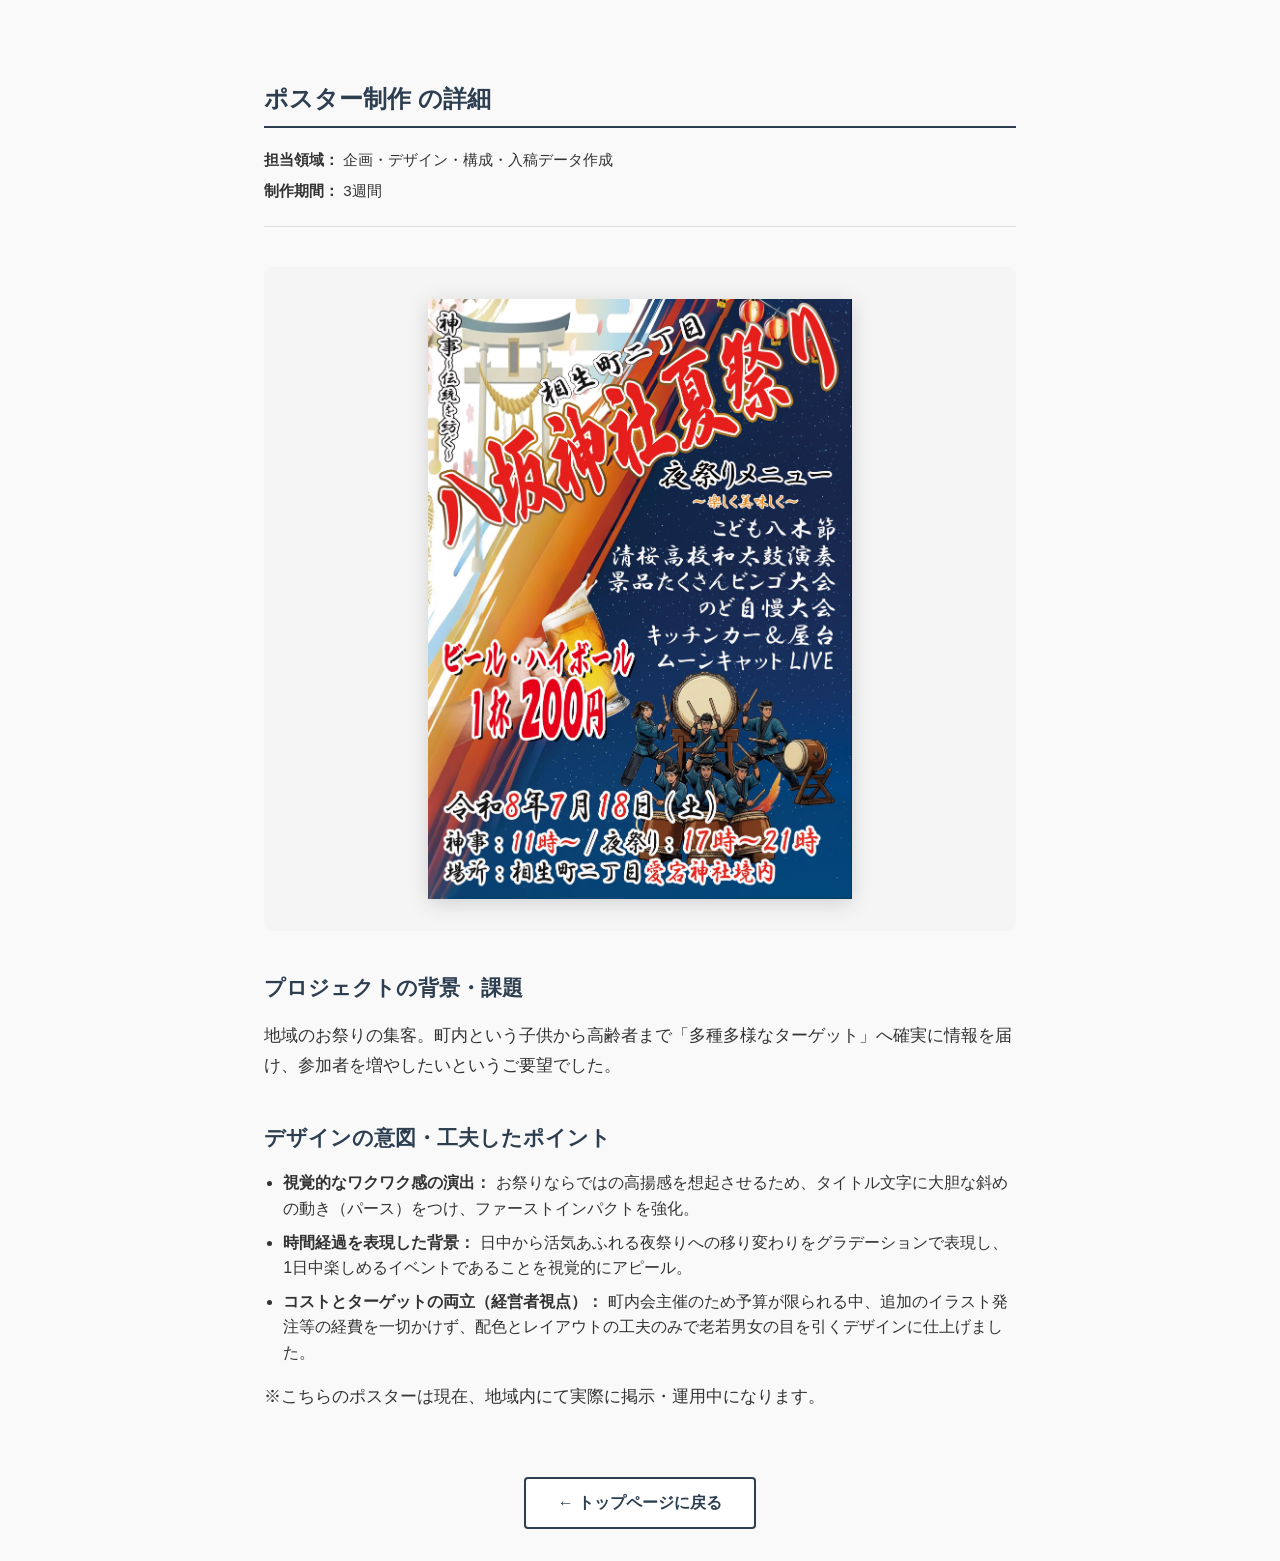
<file: work1.html>
<!DOCTYPE html>
<html lang="ja">
<head>
    <meta charset="UTF-8">
    <meta name="viewport" content="width=device-width, initial-scale=1.0">
    <title>ポスター制作の詳細 - ポートフォリオ</title>
    <link rel="stylesheet" href="style.css"> 
</head>
<body>

    <div class="container work-detail-container">
        <h2>ポスター制作 の詳細</h2>
        
        <div class="work-meta">
            <p><strong>担当領域：</strong> 企画・デザイン・構成・入稿データ作成</p>
            <p><strong>制作期間：</strong> 3週間</p>
        </div>
        
        <div class="work-detail-display">
            <img src="work1.jpg" alt="ポスター制作の実績拡大画像">
        </div>

        <div class="work-detail-body">
            <h3>プロジェクトの背景・課題</h3>
            <p>地域のお祭りの集客。町内という子供から高齢者まで「多種多様なターゲット」へ確実に情報を届け、参加者を増やしたいというご要望でした。</p>

            <h3>デザインの意図・工夫したポイント</h3>
            <!-- 箇条書きタグ（ul/li）に変更し、ロジカルに整理 -->
            <ul class="feature-list">
                <li><strong>視覚的なワクワク感の演出：</strong> お祭りならではの高揚感を想起させるため、タイトル文字に大胆な斜めの動き（パース）をつけ、ファーストインパクトを強化。</li>
                <li><strong>時間経過を表現した背景：</strong> 日中から活気あふれる夜祭りへの移り変わりをグラデーションで表現し、1日中楽しめるイベントであることを視覚的にアピール。</li>
                <li><strong>コストとターゲットの両立（経営者視点）：</strong> 町内会主催のため予算が限られる中、追加のイラスト発注等の経費を一切かけず、配色とレイアウトの工夫のみで老若男女の目を引くデザインに仕上げました。</li>
            </ul>

            <div class="work-status-note">
                <p>※こちらのポスターは現在、地域内にて実際に掲示・運用中になります。</p>
            </div>
        </div>

        <p class="back-to-top">
            <a href="index.html" class="btn-back">← トップページに戻る</a>
        </p>
    </div>

</body>
</html>
</file>
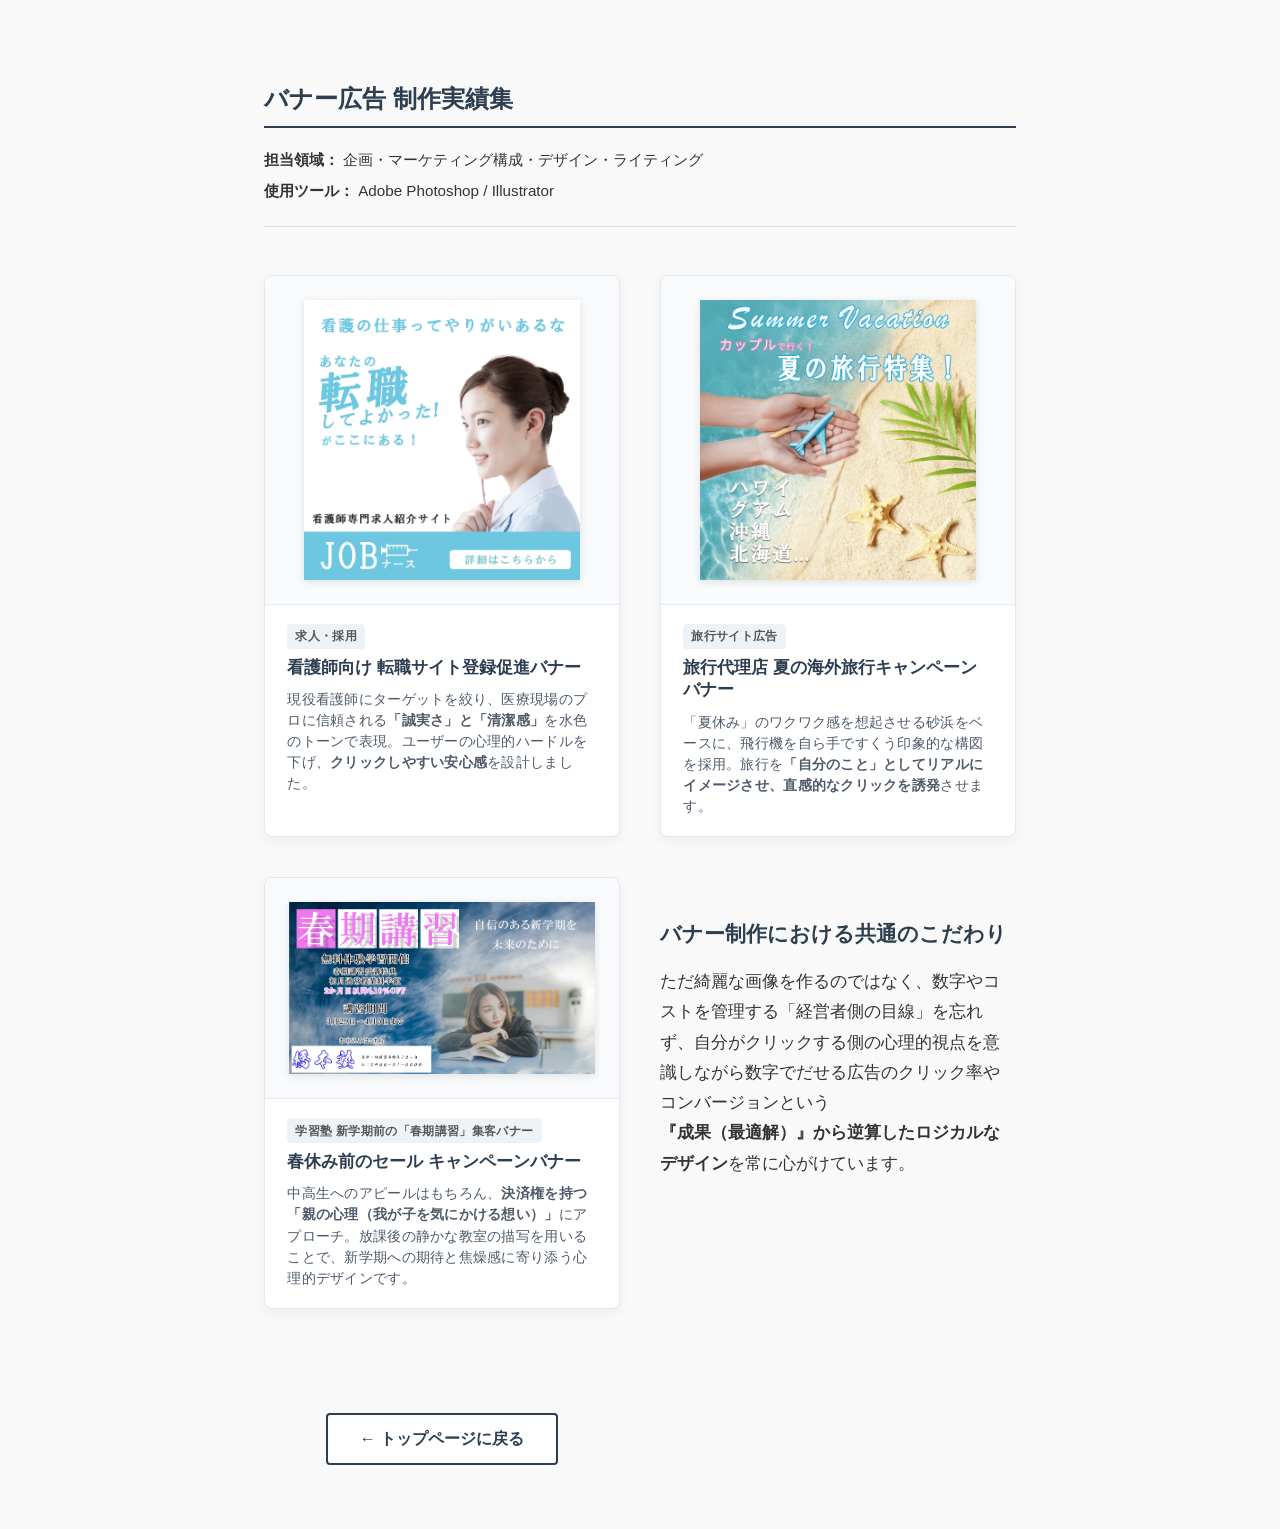
<file: work2.html>
<!DOCTYPE html>
<html lang="ja">
<head>
    <meta charset="UTF-8">
    <meta name="viewport" content="width=device-width, initial-scale=1.0">
    <title>バナー広告制作実績一覧 - ポートフォリオ</title>
    <link rel="stylesheet" href="style.css"> 
</head>
<body>

    <div class="container work-detail-container">
        <h2>バナー広告 制作実績集</h2>
        
        <div class="work-meta">
            <p><strong>担当領域：</strong> 企画・マーケティング構成・デザイン・ライティング</p>
            <p><strong>使用ツール：</strong> Adobe Photoshop / Illustrator</p>
        </div>
        
        <!-- 💡 完全に独立したバナーをカード形式で並べるグリッド -->
        <div class="work-card-gallery">
            
            <!-- 【1つ目のバナーカード】 -->
            <div class="work-card-item">
                <div class="work-detail-display">
                    <!-- どんな比率の横長・縦長バナーが来ても綺麗に収まります -->
                    <img src="nurse.png" alt="バナー広告1">
                </div>
                <div class="work-card-info">
                    <span class="work-card-tag">求人・採用</span>
                    <h4 class="work-card-title">看護師向け 転職サイト登録促進バナー</h4>
                    <p class="work-card-text">
                    現役看護師にターゲットを絞り、医療現場のプロに信頼される<strong>「誠実さ」と「清潔感」</strong>を水色のトーンで表現。ユーザーの心理的ハードルを下げ、<strong>クリックしやすい安心感</strong>を設計しました。
                    </p>
                </div>
            </div>

            <!-- 【2つ目のバナーカード】 -->
            <div class="work-card-item">
                <div class="work-detail-display">
                    <img src="summer.png" alt="バナー広告2">
                </div>
                <div class="work-card-info">
                    <span class="work-card-tag">旅行サイト広告</span>
                    <h4 class="work-card-title">旅行代理店 夏の海外旅行キャンペーンバナー</h4>
                    <p class="work-card-text">
                        「夏休み」のワクワク感を想起させる砂浜をベースに、飛行機を自ら手ですくう印象的な構図を採用。旅行を<strong>「自分のこと」としてリアルにイメージさせ、直感的なクリックを誘発</strong>させます。
                    </p>
                </div>
            </div>



            <!-- 【3つ目のバナーカード】 -->
            <div class="work-card-item">
                <div class="work-detail-display">
                    <img src="spring.png" alt="バナー広告3">
                </div>
                <div class="work-card-info">
                    <span class="work-card-tag">学習塾 新学期前の「春期講習」集客バナー</span>
                    <h4 class="work-card-title">春休み前のセール キャンペーンバナー</h4>
                    <p class="work-card-text">
                       中高生へのアピールはもちろん、<strong>決済権を持つ「親の心理（我が子を気にかける想い）」</strong>にアプローチ。放課後の静かな教室の描写を用いることで、新学期への期待と焦燥感に寄り添う心理的デザインです。
                    </p>
                </div>
            </div>    


            <!-- 💡 4つ目以降を増やしたい場合は、ここへ同様に「work-card-item」の塊をコピーして追加していけばOK -->



        <!-- ページ下部の共通テキストエリア -->
        <div class="work-detail-body">
            <h3>バナー制作における共通のこだわり</h3>
            <p>
                ただ綺麗な画像を作るのではなく、数字やコストを管理する「経営者側の目線」を忘れず、自分がクリックする側の心理的視点を意識しながら数字でだせる広告のクリック率やコンバージョンという<br>
                <strong>『成果（最適解）』から逆算したロジカルなデザイン</strong>を常に心がけています。
            </p>
        </div>

        <p class="back-to-top">
            <a href="index.html" class="btn-back">← トップページに戻る</a>
        </p>
    </div>

</body>
</html>
</file>
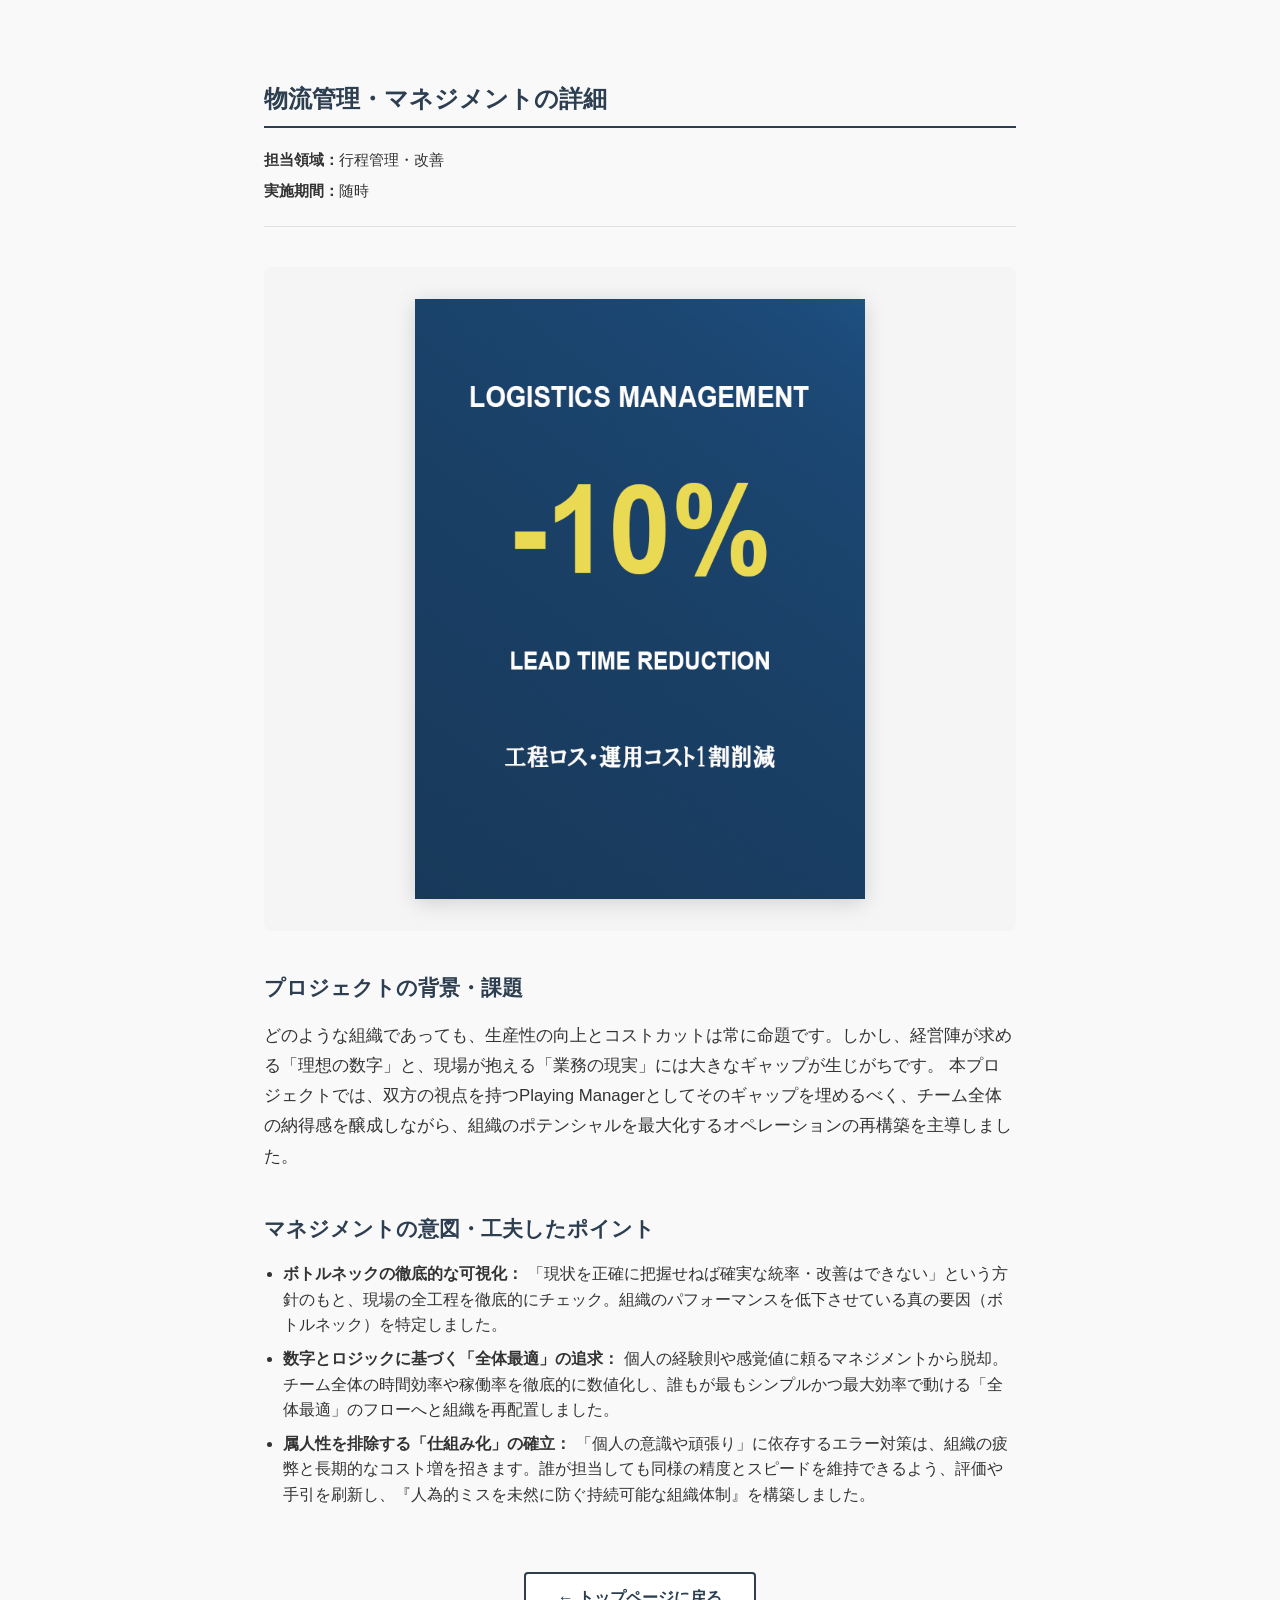
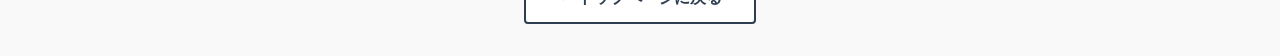
<file: work3.html>
<!DOCTYPE html>
<html lang="ja">
<head>
    <meta charset="UTF-8">
    <meta name="viewport" content="width=device-width, initial-scale=1.0">
    <title>物流管理・マネジメント - ポートフォリオ</title>
    <link rel="stylesheet" href="style.css"> 
</head>
<body>

    <div class="container work-detail-container">
        <h2>物流管理・マネジメントの詳細</h2>
        
        <div class="work-meta">
            <p><strong>担当領域：</strong>行程管理・改善</p>
            <p><strong>実施期間：</strong>随時</p>
        </div>
        
        <div class="work-detail-display">
            <img src="management1.png" alt="マネジメントの画像">
        </div>

        <div class="work-detail-body">
            <h3>プロジェクトの背景・課題</h3>
            <p>どのような組織であっても、生産性の向上とコストカットは常に命題です。しかし、経営陣が求める「理想の数字」と、現場が抱える「業務の現実」には大きなギャップが生じがちです。
本プロジェクトでは、双方の視点を持つPlaying Managerとしてそのギャップを埋めるべく、チーム全体の納得感を醸成しながら、組織のポテンシャルを最大化するオペレーションの再構築を主導しました。</p>

            <h3>マネジメントの意図・工夫したポイント</h3>
            <!-- 箇条書きタグ（ul/li）に変更し、ロジカルに整理 -->
            <ul class="feature-list">
                <li><strong>ボトルネックの徹底的な可視化：</strong> 「現状を正確に把握せねば確実な統率・改善はできない」という方針のもと、現場の全工程を徹底的にチェック。組織のパフォーマンスを低下させている真の要因（ボトルネック）を特定しました。</li>
                <li><strong>数字とロジックに基づく「全体最適」の追求：</strong> 個人の経験則や感覚値に頼るマネジメントから脱却。チーム全体の時間効率や稼働率を徹底的に数値化し、誰もが最もシンプルかつ最大効率で動ける「全体最適」のフローへと組織を再配置しました。</li>
                <li><strong>属人性を排除する「仕組み化」の確立：</strong> 「個人の意識や頑張り」に依存するエラー対策は、組織の疲弊と長期的なコスト増を招きます。誰が担当しても同様の精度とスピードを維持できるよう、評価や手引を刷新し、『人為的ミスを未然に防ぐ持続可能な組織体制』を構築しました。</li>
            </ul>

            
        </div>

        <p class="back-to-top">
            <a href="index.html" class="btn-back">← トップページに戻る</a>
        </p>
    </div>

</body>
</html>
</file>
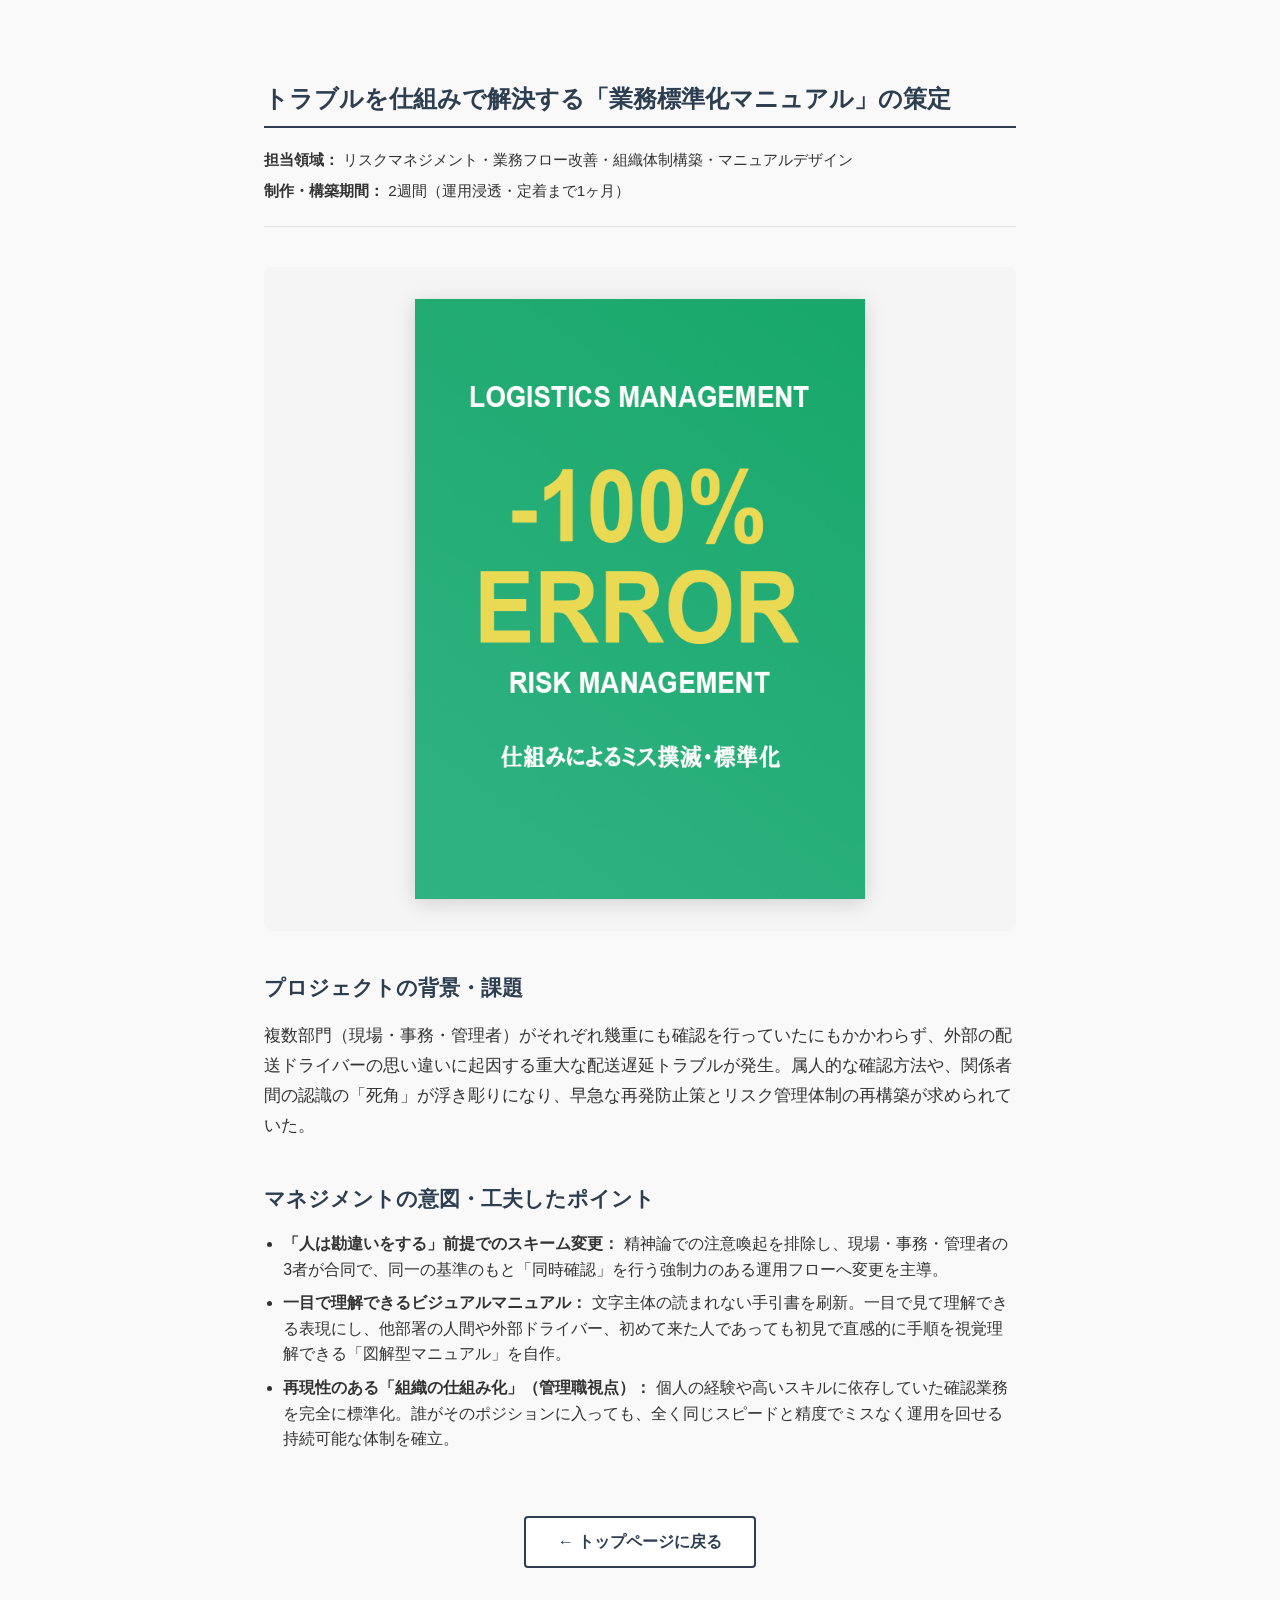
<file: work4.html>
<!DOCTYPE html>
<html lang="ja">
<head>
    <meta charset="UTF-8">
    <meta name="viewport" content="width=device-width, initial-scale=1.0">
    <title>業務標準化マニュアル策定の詳細 - ポートフォリオ</title>
    <link rel="stylesheet" href="style.css"> 
</head>
<body>

    <div class="container work-detail-container">
        <h2>トラブルを仕組みで解決する「業務標準化マニュアル」の策定</h2>
        
        <div class="work-meta">
            <p><strong>担当領域：</strong> リスクマネジメント・業務フロー改善・組織体制構築・マニュアルデザイン</p>
            <p><strong>制作・構築期間：</strong> 2週間（運用浸透・定着まで1ヶ月）</p>
        </div>
        
        <div class="work-detail-display">
            <img src="management2.png" alt="リスクマネジメントと業務標準化の実績画像">
        </div>

        <div class="work-detail-body">
            <h3>プロジェクトの背景・課題</h3>
            <p>複数部門（現場・事務・管理者）がそれぞれ幾重にも確認を行っていたにもかかわらず、外部の配送ドライバーの思い違いに起因する重大な配送遅延トラブルが発生。属人的な確認方法や、関係者間の認識の「死角」が浮き彫りになり、早急な再発防止策とリスク管理体制の再構築が求められていた。</p>

            <h3>マネジメントの意図・工夫したポイント</h3>
            
            <ul class="feature-list">
                <li><strong>「人は勘違いをする」前提でのスキーム変更：</strong> 精神論での注意喚起を排除し、現場・事務・管理者の3者が合同で、同一の基準のもと「同時確認」を行う強制力のある運用フローへ変更を主導。</li>
                <li><strong>一目で理解できるビジュアルマニュアル：</strong> 文字主体の読まれない手引書を刷新。一目で見て理解できる表現にし、他部署の人間や外部ドライバー、初めて来た人であっても初見で直感的に手順を視覚理解できる「図解型マニュアル」を自作。</li>
                <li><strong>再現性のある「組織の仕組み化」（管理職視点）：</strong> 個人の経験や高いスキルに依存していた確認業務を完全に標準化。誰がそのポジションに入っても、全く同じスピードと精度でミスなく運用を回せる持続可能な体制を確立。</li>
            </ul>

            
        </div>

        <p class="back-to-top">
            <a href="index.html" class="btn-back">← トップページに戻る</a>
        </p>
    </div>

</body>
</html>
</file>
<file: style.css>
@charset "UTF-8";

/* 全体の基本設定 */
body {
    font-family: 'Helvetica Neue', Arial, sans-serif;
    line-height: 1.6;
    color: #333;
    margin: 0;
    padding: 0;
    background-color: #f9f9f9;
}
/* 👇 全要素のサイズ計算を直感的にする（パディングや線の太さを幅に含める） */
*, *::before, *::after {
    box-sizing: border-box;
}

/* 👇 画像の下に生まれる謎の隙間（数ピクセル）を完全に消す */
img {
    max-width: 100%;
    display: block;
}

/* 👇 リンクの下線を一括で消す（毎回 text-decoration: none を書く手間を省く） */
a {
    text-decoration: none;
    color: inherit; /* 親の文字色を引き継ぐ */
}

/* ==========================================
   NAV（ナビゲーションバー）のスタイル
   ========================================== */
.navbar {
    position: sticky;      /* 画面上部に張り付く設定 */
    top: 0;
    left: 0;
    width: 100%;
    background-color: #ffffff;
    box-shadow: 0 2px 10px rgba(0, 0, 0, 0.1);
    z-index: 1000;         /* 他の要素より手前に表示 */
}

.nav-container {
    max-width: 1000px;
    margin: 0 auto;
    padding: 0 1.5rem;
    height: 60px;
    display: flex;
    justify-content: space-between; /* ロゴを左、メニューを右に割振 */
    align-items: center;
}

.nav-logo a {
    font-weight: bold;
    font-size: 1.2rem;
    color: #2c3e50;
    text-decoration: none;
}

.nav-links {
    list-style: none;
    display: flex;         /* メメニューを横並びにする */
    gap: 1.5rem;           /* メニュー間の余白 */
    margin: 0;
    padding: 0;
}

.nav-links a {
    text-decoration: none;
    color: #555555;
    font-size: 0.95rem;
    font-weight: 500;
    transition: color 0.3s ease; /* ホバー時の色の変化を滑らかに */
}

/* マウスを乗せた（ホバー）時の色 */
.nav-links a:hover {
    color: #2c3e50;
}

/* スムーズスクロールの設定 */
html {
    scroll-behavior: smooth; /* リンクをクリックした時に滑らかにスクロールする */
    scroll-padding-top: 80px; /* 固定ナビの高さ分、スクロール位置を下にずらすバグ回避 */
}

/* ヘッダー（一番上の帯） */
header {
    background: #0f375f; 
    color: #ffffff;
    text-align: center;
}

header h1 {
    margin: 0;
    font-size: 2.5rem;
}

/* ==========================================
   メインビジュアル（2列表示レイアウト）
   ========================================== */
.profile-hero {
    display: flex;
    flex-wrap: wrap; /* スマホ表示で行を折り返せるようにする */
    background-color: #e6e6e6; /* 画像のような薄いグレーの背景 */
    padding: 0; /* 隙間をなくすためにパディングをリセット */
    text-align: left; /* 左詰めに変更 */
    min-height: 500px; /* 全体の最低限の高さ */
}

/* 左側：写真のボックス（幅50%） */
.hero-image {
    flex: 1;
    min-width: 300px; /* スマホで潰れないように最低幅を設定 */
    background-color: #d1cbd4; /* 画像の背景に近いニュアンスカラー */
    overflow: hidden;
    display: flex;
    align-items: flex-end; /* 画像を下揃えに */
    justify-content: center;
}

.hero-image img {
    width: 100%;
    height: 100%;
    object-fit: cover; /* ボックスのサイズに合わせて画像を綺麗に収める */
    display: block;
}

/* 右側：テキストのボックス（幅50%） */
.hero-text {
    flex: 1;
    min-width: 300px;
    background-color: #e6e6e6; /* 薄いグレー */
    display: flex;
    align-items: center; /* 中の文字を上下中央に配置 */
    justify-content: center; /* 中の文字を左右中央に配置 */
    padding: 3rem;
}

/* 🔥 メインキャッチコピーの文字デザイン */
.hero-catch {
    font-size: 1.25rem;
    font-weight: bold;
    line-height: 1.8;
    color: #2c3e50; /* 知的な印象を与えるダークネイビー */
    text-align: left;
    border-left: 4px solid #2c3e50; /* 左側にシャープなアクセント線 */
    padding-left: 15px;
    letter-spacing: 0.03em;
    margin: 0 auto 2rem auto;
}

/* テキストの配置を整えるインナー枠 */
.text-inner {
    max-width: 400px;
    width: 100%;
}

/* ふりがな（ルビ） */
.ruby {
    font-size: 0.8rem;
    letter-spacing: 0.5em;
    margin-bottom: 0.2rem;
    color: #333;
}

/* メメインの名前 */
.name {
    font-family: 'Yuji Mai', 'Hiragino Mincho ProN', 'MS Mincho', serif;
    font-size: 3.5rem; /* 大きめの太文字 */
    font-weight: bold;
    line-height: 1.2;
    margin: 0 0 1rem 0;
    color: #000000;
}

/* 肩書・所属などのサブテキスト */
.sub-text {
    font-size: 1.1rem;
    color: #666666;
    line-height: 1.6;
    margin-bottom: 2rem;
}

/* お問い合わせボタン */
.btn-contact {
    display: inline-block;
    background-color: #2c3e50;
    color: #ffffff;
    padding: 0.8rem 2.5rem;
    text-decoration: none;
    font-weight: bold;
    border-radius: 4px;
    transition: all 0.3s ease;
    box-shadow: 0 4px 12px rgba(44, 62, 80, 0.2);
}

.btn-contact:hover {
    background-color: #305476;
    transform: translateY(-2px);
    box-shadow: 0 6px 20px rgba(44, 62, 80, 0.3);
}

/* ボタン内の矢印 */
.btn-contact .arrow {
    margin-right: 0.8rem;
    font-size: 1.2rem;
}

/* コンテンツを中央に寄せる枠 */
.container {
    max-width: 1000px;
    margin: 2rem auto;
    padding: 0 1.5rem;
}

/* 各セクションの間隔 */
section {
    margin-bottom: 4rem;
    background: #ffffff;
    padding: 2rem;
    border-radius: 8px;
    box-shadow: 0 2px 5px rgba(0,0,0,0.05);
}

/* 見出しの線 */
h2 {
    border-bottom: 2px solid #2c3e50;
    padding-bottom: 0.5rem;
    color: #2c3e50;
}

/* --- Aboutセクションの特別スタイリング --- */
.about-lead {
    text-align: center;      /* キャッチコピーを中央揃えにして目立たせる */
    margin-bottom: 2.5rem;
}

.catchphrase {
    font-size: 1.4rem;       /* 文字を少し大きめに */
    font-weight: bold;
    color: #2c3e50;          /* テーマカラーのネイビー */
    line-height: 1.6;
    letter-spacing: 0.05em;
    padding: 1.5rem;
    background: #f8f9fa;     /* キャッチコピーの背景に薄いグレーを敷く */
    border-left: 5px solid #2c3e50; /* 左側にアクセントの太線を入れる */
    display: inline-block;   /* 幅を文字に合わせる */
    text-align: left;        /* 中身の文字は左揃え */
    border-radius: 0 8px 8px 0;
}

.about-story {
    max-width: 800px;
    margin: 0 auto;          /* 文章を中央に寄せて読みやすく */
}

.about-story p {
    font-size: 1.05rem;
    line-height: 1.8;        /* 長文は少し行間を広げると劇的に読みやすくなります */
    color: #333333;
    margin-bottom: 1.5rem;
}

/* スマホ表示用の微調整（画面が狭いときはキャッチコピーの改行を有効に） */
@media (max-width: 768px) {
    .catchphrase {
        font-size: 1.15rem;
        padding: 1rem;
    }
    .sp-only {
        display: block;
    }
}
@media (min-width: 769px) {
    .sp-only {
        display: none;
    }
}

/* スキルリストの調整 */
ul {
    padding-left: 1.2rem;
}

li {
    margin-bottom: 0.5rem;
}

/* ==========================================
   実績（Works）の2段組レイアウト設定
   ========================================== */
.grid {
    display: grid;
    grid-template-columns: repeat(auto-fit, minmax(240px, 1fr));
    gap: 2.5rem; /* 縦長画像を際立たせるため、少し隙間を広げて余裕を持たせました */
    margin-top: 1.5rem;
}

/* 実績カードのデザイン */
.card {
    border: 1px solid #e0e0e0;
    border-radius: 8px;
    background: #ffffff;
    overflow: hidden; /* 画像の角丸をカードの角丸に合わせる */
    position: relative; /* リンクボタンおよび擬似要素の基準となる設定 */
    padding-bottom: 4.5rem; /* 下部ボタンがテキストに被らないように余白を固定 */
    transition: transform 0.3s ease, box-shadow 0.3s ease;
}

/* カードにマウスを乗せた時に少し浮き上がらせる */
.card:hover {
    transform: translateY(-5px);
    box-shadow: 0 12px 25px rgba(0, 0, 0, 0.12);
}

/* ★超重要：追加された縦長画像の表示エリア */
.card-img {
    width: 100%;
    aspect-ratio: 3 / 4; /* チラシやポスターが完璧に収まる「横3 : 縦4」の黄金比に固定 */
    overflow: hidden;
    background-color: #eee; /* 画像がない時の仮のグレー背景 */
}

.card-img img {
    width: 100%;
    height: 100%;
    object-fit: cover; /* 画像の縦横比を一切崩さずに枠内にトリミング充填 */
    transition: transform 0.4s ease;
}

/* カードをホバーした時に画像も少しスムーズにズームアップさせる演出 */
.card:hover .card-img img {
    transform: scale(1.04);
}

/* カード内のテキスト余白調整 */
.card-content {
    padding: 1.5rem;
}

.card h3 {
    margin: 0 0 0.5rem 0;
    color: #333;
    font-size: 1.25rem;
}

.card-role {
    font-size: 0.85rem;
    color: #666;
    margin-bottom: 1rem;
    font-weight: bold;
}

/* リンクボタンのスタイル ＆ ★カード全体への拡張★ */
.btn-detail {
    position: absolute;   /* カード内での絶対配置 */
    bottom: 1.5rem;       /* 下から1.5remの位置に固定 */
    right: 1.5rem;        /* 右から1.5remの位置に固定 */
    display: inline-block;
    padding: 0.5rem 1.2rem;
    background-color: #2c3e50; /* ナビバーと同じネイビー */
    color: #ffffff;
    text-decoration: none;
    font-size: 0.85rem;
    font-weight: bold;
    border-radius: 4px;
    transition: background-color 0.3s ease;
    z-index: 2; /* 擬似要素よりも前面に出してホバーを有効化 */
}

/* ボタンにマウスを乗せたとき */
.btn-detail:hover {
    background-color: #34495e; /* 少し明るいネイビーに変化 */
}

/* 【重要】このCSSがリンクをカード全体に広げる魔法です */
.btn-detail::after {
    content: "";
    position: absolute;
    top: 0;
    right: 0;
    bottom: 0;
    left: 0;
    /* ボタンの位置からカード全体まで透明な膜を逆算して広げる計算 */
    margin-top: calc(-1 * (100% + 5rem)); 
    margin-right: -1.5rem;
    margin-bottom: -1.5rem;
    margin-left: calc(-1 * (100% + 5rem));
    width: 2000px;
    height: 2000px;
    transform: translate(-50%, -50%);
    top: 50%;
    left: 50%;
    z-index: 1; /* カード全体を透明なリンクの膜で覆う */
}

/* ==========================================
   FOOTER（フッター）のスタイル
   ========================================== */
footer {
    background-color: #2c3e50; 
    color: #ffffff;
    padding: 3rem 1rem 2rem 1rem;
    margin-top: 5rem; /* 上のコンテンツとの間にしっかり余白をとる */
    text-align: center;
}

.footer-container {
    max-width: 1000px;
    margin: 0 auto;
}

.footer-logo {
    font-size: 1.3rem;
    font-weight: bold;
    margin: 0 0 1.5rem 0;
    letter-spacing: 0.05em;
}

/* フッター内のミニメニュー */
.footer-links {
    list-style: none;
    padding: 0;
    margin: 0 0 2rem 0;
    display: flex;
    justify-content: center;
    gap: 2rem; /* メニュー間の広さ */
}

.footer-links a {
    color: #b0bec5; /* 少し不透明度を下げた文字色 */
    text-decoration: none;
    font-size: 0.9rem;
    transition: color 0.3s ease;
}

/* マウスを乗せた時 */
.footer-links a:hover {
    color: #ffffff; /* 白く光るように変更 */
}

/* コピーライト（一番下の小さな文字） */
.copyright {
    font-size: 0.8rem;
    color: #78909c; /* さらに薄いグレー */
    margin: 0;
    border-top: 1px solid #34495e; /* フッター内に薄い区切り線を入れる */
    padding-top: 1.5rem;
}

/* ==========================================
   職務経歴エリア（Career / Qualifications）の調整
   ========================================== */
.career-summary {
    max-width: 800px;
    margin: 4rem auto 0 auto;
    padding-top: 3rem;
    border-top: 1px dashed #e0e0e0; /* About Meとの区切り */
}

.career-summary h3 {
    font-size: 1.2rem;
    color: #2c3e50;
    margin-bottom: 1.5rem;
    border-left: 3px solid #2c3e50;
    padding-left: 10px;
}

/* タイムラインのデザイン */
.timeline {
    list-style: none;
    padding: 0;
    margin-bottom: 3rem;
}

.timeline li {
    margin-bottom: 1.2rem;
    line-height: 1.6;
}

.year {
    display: inline-block;
    width: 120px;
    font-weight: bold;
    color: #7f8c8d;
}

.timeline-detail {
    font-size: 0.9rem;
    color: #666;
    margin: 0.2rem 0 0 120px; /* 年数の幅に合わせてインデント */
}

/* 資格をチップ状に並べてスタイリッシュに */
.qualifications {
    display: flex;
    flex-wrap: wrap;
    gap: 0.8rem;
}

.qualifications span {
    background-color: #f0f2f5;
    color: #2c3e50;
    padding: 0.4rem 1rem;
    border-radius: 20px;
    font-size: 0.85rem;
    font-weight: bold;
}

/* ==========================================
   WORKS DETAIL：実績詳細ページの共通設定
   ========================================== */

/* 詳細ページ全体の余白調整（ナビバーの下に綺麗に収める） */
.work-detail-container {
    margin-top: 5rem;
    max-width: 800px; /* 文章を読みやすく、画像が大きすぎない絶妙な幅 */
    margin-left: auto;
    margin-right: auto;
}

/* 担当領域などのメタ情報 */
.work-meta {
    margin-bottom: 2rem;
    padding-bottom: 1rem;
    border-bottom: 1px solid #e0e0e0;
}
.work-meta p {
    margin: 0.4rem 0;
    font-size: 0.95rem;
}

/* ★超重要：画像を最も美しく見せるステージ枠（共通の土台） */
.work-detail-display {
    width: 100%;
    background-color: #f5f5f5; /* 画像の背景に薄いグレーを敷いて引き締める */
    border-radius: 8px;
    padding: 2rem;             /* 画像の周りに少し余白を持たせてポスター感を演出 */
    display: flex;
    justify-content: center;   /* つねに画像を画面の真ん中に */
    align-items: center;
    box-sizing: border-box;
    margin: 2.5rem 0;
}

/* ★魔法のレスポンシブ画像制御（ワーク1等、単体画像向けの初期値） */
.work-detail-display img {
    max-width: 100%;           /* 横幅は絶対に画面からはみ出さない */
    max-height: 600px;         /* PCの大画面でもスクロールが大変にならない最大高さ */
    height: auto;              /* 横幅に合わせて自動で『本来の比率』を維持（潰れない） */
    width: auto;               /* 縦横比を完全に守る */
    object-fit: contain;       /* 絶対にトリミングせず、全体を100%見せる */
    box-shadow: 0 4px 20px rgba(0,0,0,0.15); /* チラシが浮き出るようなリアルな影 */
}

/* 下部コンテンツの調整 */
.work-detail-body h3 {
    font-size: 1.3rem;
    color: #2c3e50;
    margin-top: 2.5rem;
    margin-bottom: 1rem;
}

.work-detail-body p {
    font-size: 1.05rem;
    line-height: 1.8;
    color: #333333;
    margin-bottom: 1.5rem;
}

/* 詳細ページ用の「戻るボタン」 */
.back-to-top {
    margin-top: 4rem;
    text-align: center;
}

.btn-back {
    display: inline-block;
    padding: 0.7rem 2rem;
    background-color: #ffffff;
    color: #2c3e50;
    border: 2px solid #2c3e50;
    text-decoration: none;
    font-weight: bold;
    border-radius: 4px;
    transition: all 0.3s ease;
}

.btn-back:hover {
    background-color: #2c3e50;
    color: #ffffff;
}

/* ==========================================
   🔥 WORKS DETAIL：独立バナー・実績カード形式レイアウト（ワーク2専用）
   ========================================== */

/* カードを綺麗に並べるグリッド（PC・タブレットでは複数列、スマホは1列） */
.work-card-gallery {
    display: grid;
    grid-template-columns: repeat(auto-fit, minmax(320px, 1fr));
    gap: 2.5rem;
    margin: 3rem 0;
}

/* 1枚の独立した実績カード */
.work-card-item {
    background: #ffffff;
    border: 1px solid #e2e8f0;
    border-radius: 8px;
    overflow: hidden;
    box-shadow: 0 4px 12px rgba(0, 0, 0, 0.05);
    display: flex;
    flex-direction: column;
}

/* カード内の画像ステージ：画像が潰れない万能仕様を引き継ぎつつ最適化 */
.work-card-item .work-detail-display {
    margin: 0;
    padding: 1.5rem;
    background-color: #f8fafc; /* 少し明るい清潔感のあるグレーに変更 */
    border-bottom: 1px solid #e2e8f0;
    border-radius: 0;
}

.work-card-item .work-detail-display img {
    max-height: 280px; /* バナーが並んだときに一番綺麗に見える高さに制限 */
    box-shadow: 0 2px 8px rgba(0,0,0,0.1);
}

/* カード内のテキスト解説エリア：全体の余白をキュッと詰めてスマートに */
.work-card-info {
    padding: 1.2rem 1.4rem; 
    display: flex;
    flex-direction: column;
    flex-grow: 1;
}

/* 業界やジャンルを示すミニタグ：タイトルに寄せる微調整 */
.work-card-tag {
    align-self: flex-start;
    font-size: 0.72rem;     
    font-weight: bold;
    color: #555555;
    background-color: #edf2f7;
    padding: 0.2rem 0.5rem;
    border-radius: 4px;
    margin-bottom: 0.5rem;  
    letter-spacing: 0.03em;
}

/* バナーのタイトル：解説文に近づける微調整 */
.work-card-title {
    font-size: 1.05rem;     
    color: #2c3e50;
    margin: 0 0 0.6rem 0;   
    line-height: 1.35;      
    font-weight: 700;
}

/* ★解説文（キャプション）：行間と文字間を詰めてプロの「塊感」を演出 */
.work-card-text {
    font-size: 0.85rem;     
    line-height: 1.55;      /* ほんの少し行間を「寄せる」 */
    letter-spacing: 0.02em; /* 文字の詰まり具合を美しく調整 */
    color: #4e5a6a;         
    margin: 0;
}

/* 横幅が狭いスマホでのグリッド微調整 */
@media (max-width: 600px) {
    .work-card-gallery {
        grid-template-columns: 1fr;
        gap: 2rem;
    }
}
/* ※これより上の既存のPC用コードはそのまま維持してください※ */

/* ==========================================
   📱 スマートフォン・タブレット用のレスポンシブ対応
   ========================================== */

/* 1. カード全体のリンク拡大バグの修正（PC・スマホ共通の安全対策） */
.card {
    position: relative;
}
.btn-detail::after {
    content: "";
    position: absolute;
    top: 0;
    left: 0;
    width: 100%;
    height: 100%;
    margin: 0 !important;
    transform: none !important;
    width: 100% !important;
    height: 100% !important;
    z-index: 1;
}

/* 2. タブレット・スマホ向けのブレイクポイント（768px以下） */
@media (max-width: 768px) {
    /* ナビゲーションの最適化（はみ出し・衝突防止） */
    .nav-container {
        padding: 0 1rem;
    }
    .nav-logo a {
        font-size: 1.05rem;
    }
    .nav-links {
        gap: 0.8rem; /* メニュー間の余白をギュッと凝縮 */
    }
    .nav-links a {
        font-size: 0.85rem; /* スマホで1行に収まるサイズに */
    }

    /* メインビジュアルの縦一列化と写真の比率維持 */
    .profile-hero {
        flex-direction: column; /* 確実に上・写真 / 下・テキストの順に */
        min-height: auto;
    }
    .hero-image {
        width: 100%;
        min-width: 100%;
        height: 320px; /* スマホ画面で顔が綺麗に収まる高さに固定 */
    }
    .hero-text {
        width: 100%;
        min-width: 100%;
        padding: 2rem 1.5rem; /* スマホに合わせて余白をコンパクトに */
        box-sizing: border-box;
    }
    .name {
        font-size: 2.8rem; /* 名前がスマホで画面外に割れないサイズ */
    }
    .hero-catch {
        font-size: 1.1rem;
        padding-left: 10px;
    }

    /* セクション全体の余白調整 */
    .container {
        margin: 1rem auto;
        padding: 0 1rem;
    }
    section {
        padding: 1.5rem 1rem;
        margin-bottom: 2rem;
    }

    /* 職務経歴（タイムライン）の縦並び化（文字潰れ防止） */
    .timeline li {
        margin-bottom: 1.8rem;
    }
    .year {
        display: block;
        width: 100%;
        margin-bottom: 0.3rem;
        font-size: 0.95rem;
    }
    .timeline-detail {
        margin-left: 0; /* 左側の固定マージンを解除して全幅を使う */
        font-size: 0.85rem;
    }

    /* 資格（チップ）のスマホ対応 */
    .qualifications {
        gap: 0.5rem;
    }
    .qualifications span {
        padding: 0.3rem 0.8rem;
        font-size: 0.8rem;
    }

    /* フッターメニューの調整 */
    .footer-links {
        gap: 1.2rem;
    }
    .footer-links a {
        font-size: 0.85rem;
    }
}

/* 3. 超小型スマホ（横幅480px以下）のWorks調整 */
@media (max-width: 480px) {
    .grid {
        grid-template-columns: 1fr; /* カードを強制的に1列にしてチラシ画像を大きく魅せる */
        gap: 1.5rem;
    }
    .card-img {
        aspect-ratio: 3 / 4; /* スマホでも黄金比を絶対維持 */
    }
}
/* お問い合わせのアドレスリンクの見た目を整える */
.email-link {
    color: #2c3e50; /* テーマカラーのネイビーにする */
    text-decoration: underline; /* リンクだと分かりやすいように下線をつける */
    font-weight: bold;
}
.email-link:hover {
    color: #34495e; /* マウスを乗せたときに少し明るく */
}
</file>
